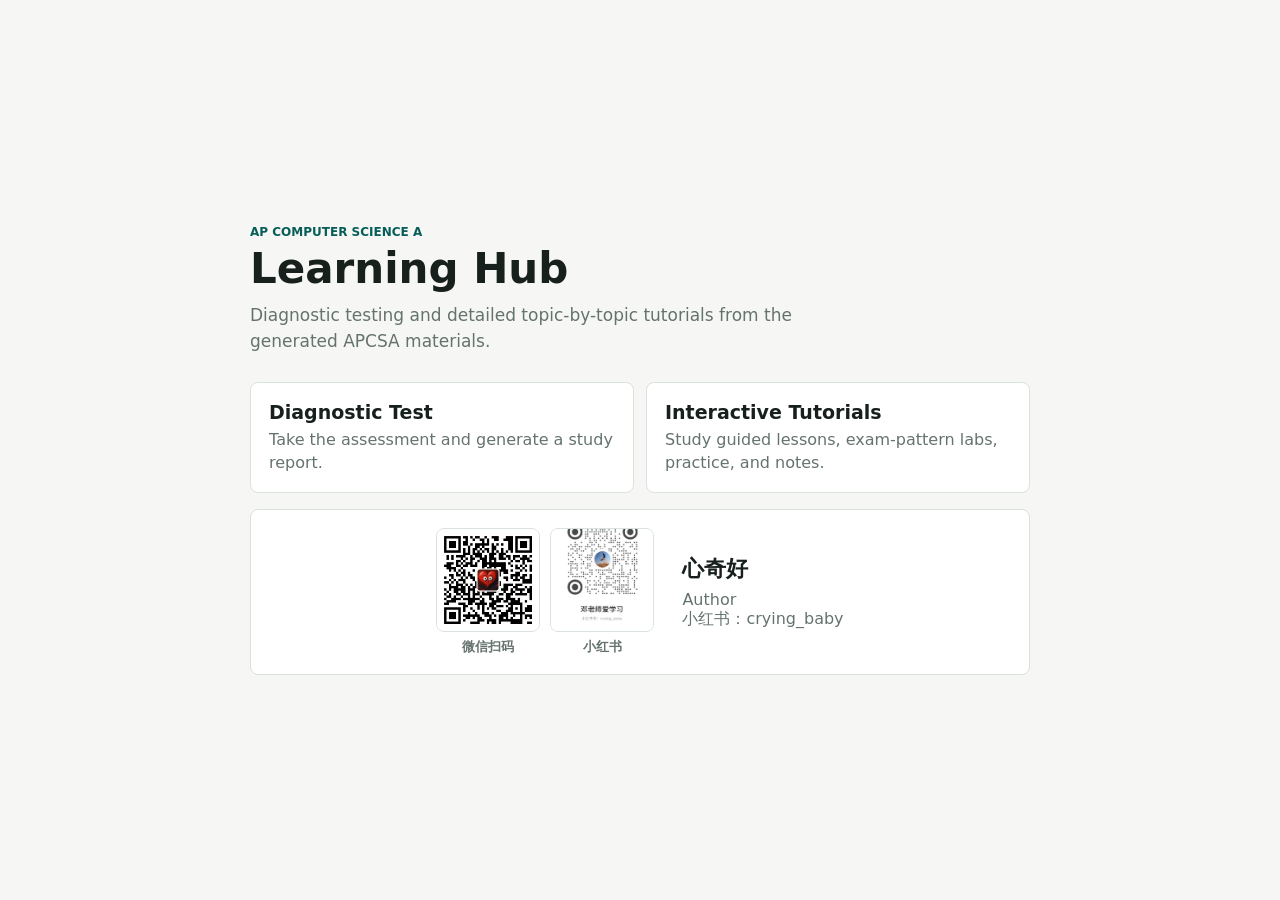
<file: docs/index.html>
<!doctype html>
<html lang="en">
  <head>
    <meta charset="utf-8">
    <meta name="viewport" content="width=device-width, initial-scale=1">
    <title>AP CSA Learning Hub</title>
    <style>
      :root {
        color-scheme: light;
        --bg: #f6f7f4;
        --surface: #ffffff;
        --ink: #17201c;
        --muted: #65736d;
        --line: #d9e2dc;
        --accent: #0d766f;
        --accent-strong: #075d58;
        font-family: Inter, ui-sans-serif, system-ui, -apple-system, BlinkMacSystemFont, "Segoe UI", sans-serif;
      }

      * {
        box-sizing: border-box;
      }

      body {
        min-height: 100vh;
        margin: 0;
        display: grid;
        place-items: center;
        padding: 24px;
        background: var(--bg);
        color: var(--ink);
      }

      main {
        width: min(780px, 100%);
      }

      p {
        margin: 0;
      }

      .eyebrow {
        margin-bottom: 8px;
        color: var(--accent-strong);
        font-size: 12px;
        font-weight: 800;
        letter-spacing: 0;
        text-transform: uppercase;
      }

      h1 {
        margin: 0 0 12px;
        font-size: 42px;
        line-height: 1.05;
        letter-spacing: 0;
      }

      .subtitle {
        max-width: 560px;
        color: var(--muted);
        font-size: 17px;
        line-height: 1.5;
      }

      .links {
        display: grid;
        grid-template-columns: repeat(2, minmax(0, 1fr));
        gap: 12px;
        margin-top: 28px;
      }

      .app-card {
        min-height: 92px;
        display: grid;
        align-content: center;
        gap: 6px;
        padding: 18px;
        border: 1px solid var(--line);
        border-radius: 8px;
        background: var(--surface);
        color: var(--ink);
        text-decoration: none;
      }

      .app-card:hover {
        border-color: var(--accent);
      }

      .app-card strong,
      .app-card span {
        display: block;
      }

      .app-card strong {
        font-size: 19px;
      }

      .app-card span {
        color: var(--muted);
        line-height: 1.4;
      }

      .contact-card {
        margin-top: 16px;
        display: grid;
        grid-template-columns: max-content max-content;
        gap: 28px;
        justify-content: center;
        align-items: center;
        padding: 18px;
        border: 1px solid var(--line);
        border-radius: 8px;
        background: var(--surface);
      }

      .qr-list {
        display: flex;
        flex-wrap: wrap;
        gap: 10px;
      }

      .qr-block {
        display: grid;
        gap: 6px;
        justify-items: center;
      }

      .qr-block img {
        width: 104px;
        aspect-ratio: 1;
        object-fit: cover;
        object-position: top center;
        border: 1px solid var(--line);
        border-radius: 8px;
      }

      .qr-block span {
        color: var(--muted);
        font-size: 13px;
        font-weight: 800;
      }

      .contact-card h2 {
        margin: 0 0 6px;
        font-size: 22px;
        letter-spacing: 0;
      }

      .contact-card p {
        margin: 0;
        color: var(--muted);
      }

      .contact-card a {
        display: inline-block;
        margin-top: 10px;
        color: var(--accent);
        font-weight: 800;
        text-decoration: none;
        overflow-wrap: anywhere;
      }

      @media (max-width: 640px) {
        h1 {
          font-size: 34px;
        }

        .links {
          grid-template-columns: 1fr;
        }

        .contact-card {
          grid-template-columns: 1fr;
          justify-items: center;
          text-align: center;
        }

        .qr-list {
          justify-content: center;
        }
      }
    </style>
  </head>
  <body>
    <main>
      <p class="eyebrow">AP Computer Science A</p>
      <h1>Learning Hub</h1>
      <p class="subtitle">Diagnostic testing and detailed topic-by-topic tutorials from the generated APCSA materials.</p>

      <div class="links">
        <a class="app-card" href="Generated_Materials/Web_App/index.html">
          <strong>Diagnostic Test</strong>
          <span>Take the assessment and generate a study report.</span>
        </a>
        <a class="app-card" href="Generated_Materials/Tutorial_Web_App/index.html">
          <strong>Interactive Tutorials</strong>
          <span>Study guided lessons, exam-pattern labs, practice, and notes.</span>
        </a>
      </div>

      <section class="contact-card" aria-label="Contact">
        <div class="qr-list" aria-label="Contact QR codes">
          <div class="qr-block">
            <img src="Generated_Materials/QRCode.jpg" alt="WeChat QR code for 心奇好">
            <span>微信扫码</span>
          </div>
          <div class="qr-block">
            <img src="Generated_Materials/XiaohongshuQR.jpg" alt="Xiaohongshu QR code for 心奇好">
            <span>小红书</span>
          </div>
        </div>
        <div>
          <h2>心奇好</h2>
          <p>Author</p>
          <p>小红书：crying_baby</p>
        </div>
      </section>
    </main>
  </body>
</html>
</file>
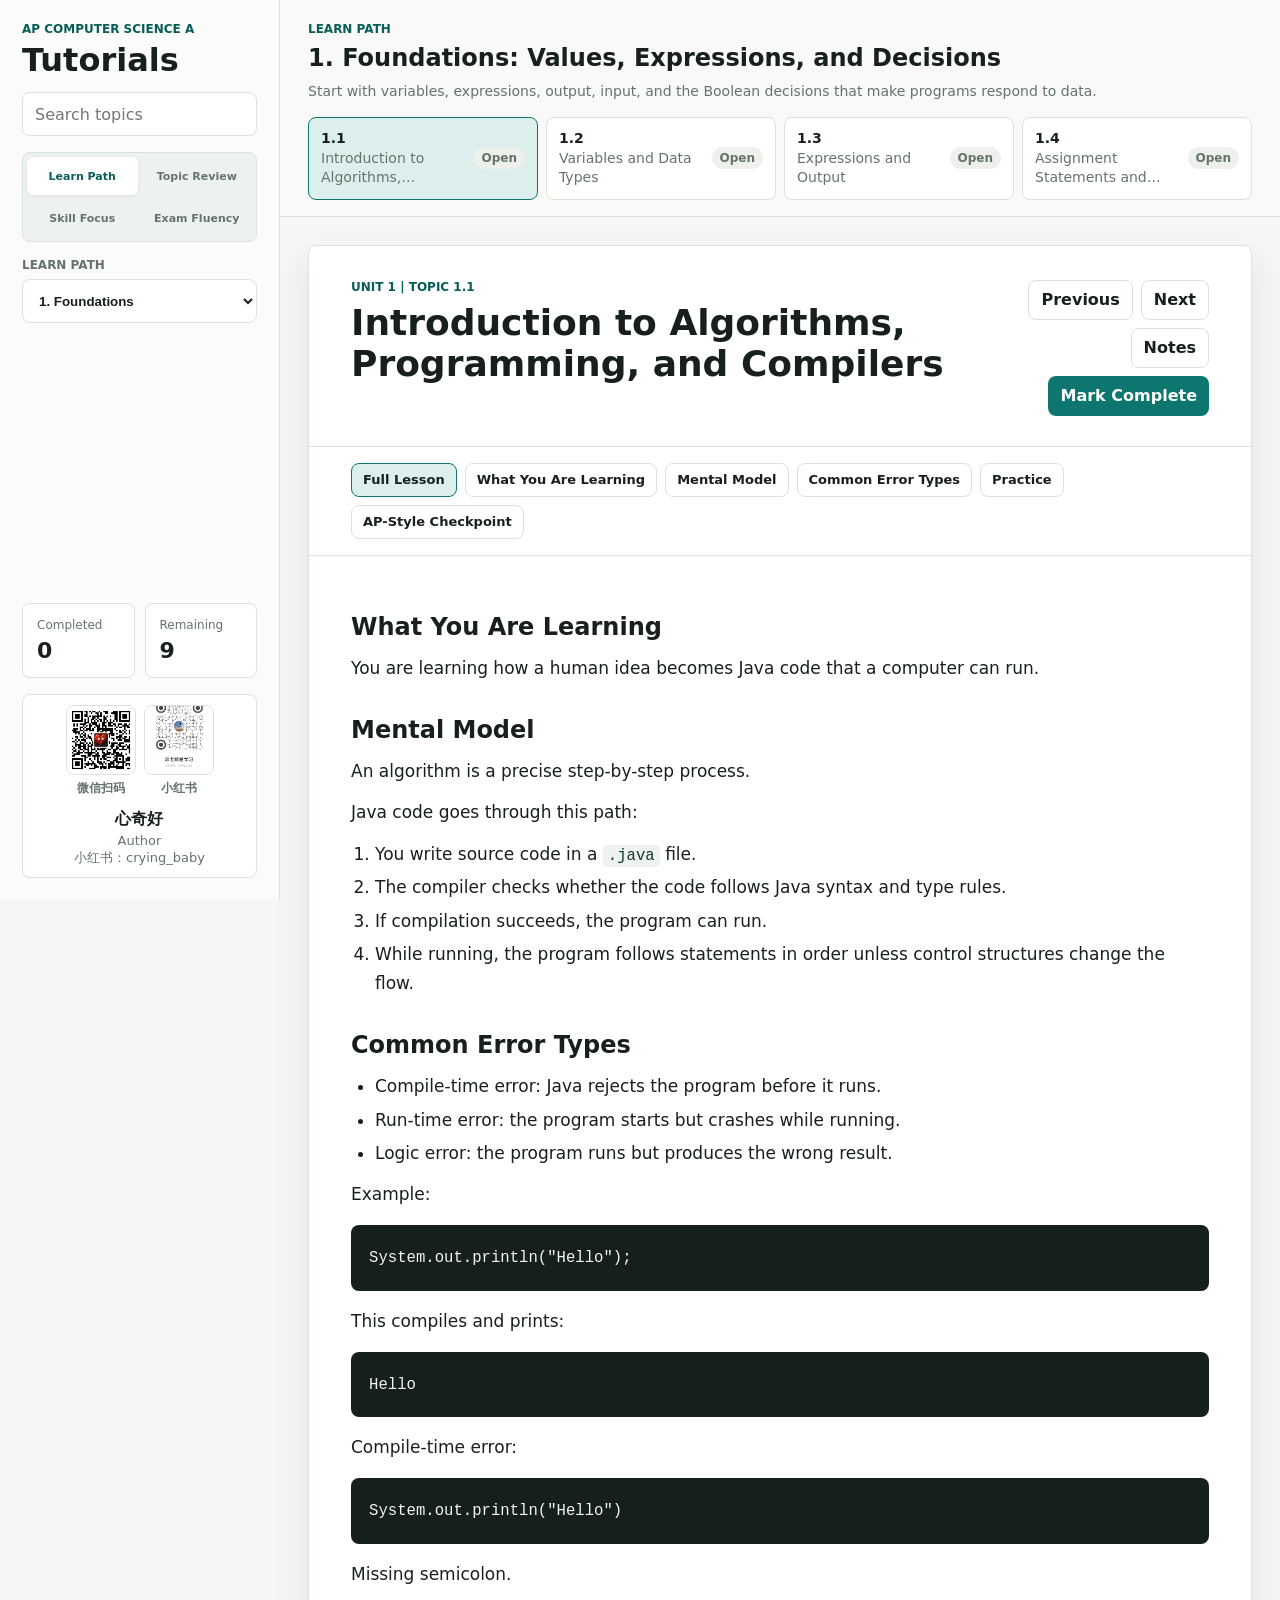
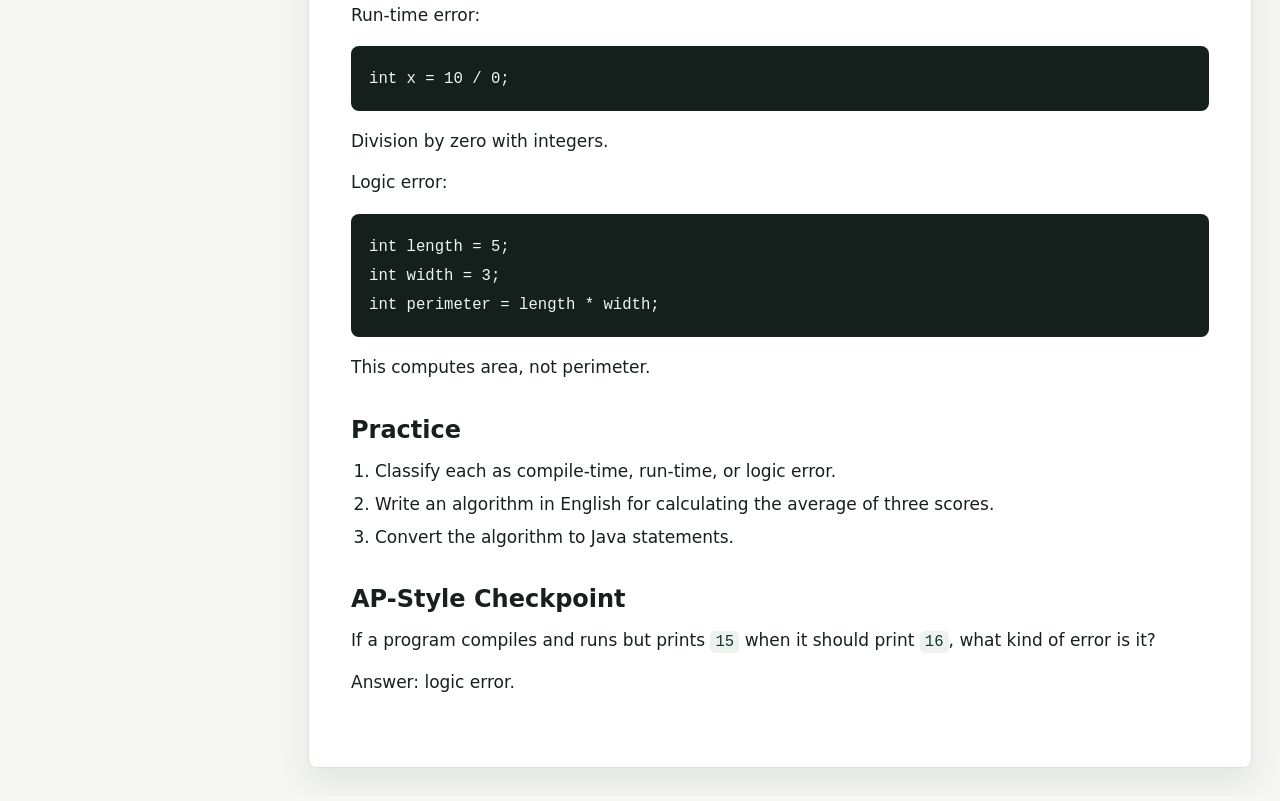
<file: docs/Generated_Materials/Tutorial_Web_App/index.html>
<!doctype html>
<html lang="en">
  <head>
    <meta charset="utf-8">
    <meta name="viewport" content="width=device-width, initial-scale=1">
    <title>AP CSA Tutorials</title>
    <link rel="stylesheet" href="styles.css">
    <style>
      .contact-card {
        grid-template-columns: 1fr;
        justify-items: center;
        text-align: center;
      }

      .qr-list {
        justify-content: center;
      }

      .qr-block img {
        object-position: top center;
      }
    </style>
  </head>
  <body>
    <div class="app-shell">
      <aside class="side-panel" aria-label="Tutorial navigation">
        <header class="brand">
          <p class="eyebrow">AP Computer Science A</p>
          <h1>Tutorials</h1>
        </header>

        <label class="search-box">
          <span class="visually-hidden">Search tutorials</span>
          <input id="searchInput" type="search" autocomplete="off" placeholder="Search topics">
        </label>

        <div class="mode-tabs" id="modeTabs" aria-label="Tutorial mode"></div>

        <nav class="unit-nav" id="unitNav" aria-label="Units"></nav>

        <section class="progress-panel" aria-label="Progress">
          <div>
            <span class="label">Completed</span>
            <strong id="completeCount">0</strong>
          </div>
          <div>
            <span class="label">Remaining</span>
            <strong id="remainingCount">0</strong>
          </div>
        </section>

        <section class="contact-card" aria-label="Contact">
          <div class="qr-list" aria-label="Contact QR codes">
            <div class="qr-block">
              <img src="../QRCode.jpg" alt="WeChat QR code for 心奇好">
              <span>微信扫码</span>
            </div>
            <div class="qr-block">
              <img src="../XiaohongshuQR.jpg" alt="Xiaohongshu QR code for 心奇好">
              <span>小红书</span>
            </div>
          </div>
          <div>
            <h2>心奇好</h2>
            <p>Author</p>
            <p>小红书：crying_baby</p>
          </div>
        </section>
      </aside>

      <main class="workspace">
        <section class="topic-rail" aria-label="Topics">
          <div class="topic-rail-head">
            <p class="eyebrow" id="activeUnitLabel">Unit</p>
            <h2 id="activeUnitTitle">Topics</h2>
            <p class="context-description" id="activeContextDescription"></p>
          </div>
          <div class="topic-list" id="topicList"></div>
        </section>

        <section class="lesson-stage">
          <article class="lesson-panel" aria-labelledby="lessonTitle">
            <header class="lesson-head">
              <div>
                <p class="eyebrow" id="lessonMeta">Topic</p>
                <h2 id="lessonTitle"></h2>
              </div>
              <div class="lesson-actions">
                <button class="ghost-btn" id="prevBtn" type="button">Previous</button>
                <button class="ghost-btn" id="nextBtn" type="button">Next</button>
                <button class="ghost-btn" id="notesToggleBtn" type="button" aria-expanded="false" aria-controls="notesDrawer">Notes</button>
                <button class="primary-btn" id="completeBtn" type="button" aria-pressed="false">Mark Complete</button>
              </div>
            </header>

            <div class="section-tabs" id="sectionTabs" aria-label="Lesson sections"></div>
            <section class="notes-drawer" id="notesDrawer" aria-label="Notes">
              <div class="notes-head">
                <h2>Notes</h2>
                <button class="ghost-btn small-btn" id="notesCloseBtn" type="button">Close</button>
              </div>
              <textarea id="notesArea" rows="8" spellcheck="true" placeholder="Your notes for this topic"></textarea>
            </section>
            <div class="lesson-content" id="lessonContent"></div>
          </article>
        </section>
      </main>
    </div>

    <script src="tutorial-data.js"></script>
    <script src="app.js"></script>
  </body>
</html>
</file>
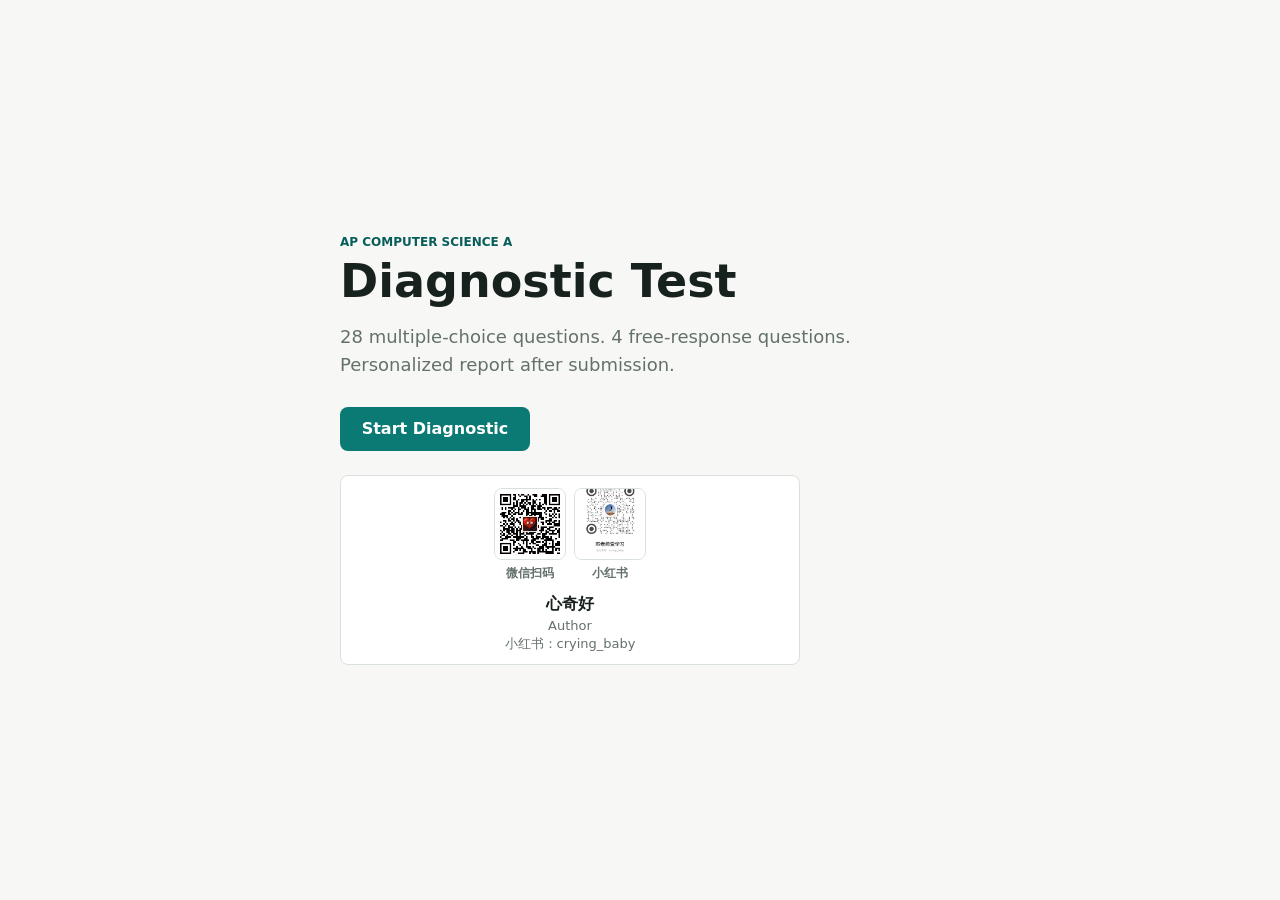
<file: docs/Generated_Materials/Web_App/index.html>
<!doctype html>
<html lang="en">
  <head>
    <meta charset="utf-8">
    <meta name="viewport" content="width=device-width, initial-scale=1">
    <title>AP CSA Diagnostic</title>
    <link rel="stylesheet" href="styles.css">
    <style>
      .contact-card {
        grid-template-columns: 1fr;
        justify-items: center;
        text-align: center;
      }

      .qr-list {
        justify-content: center;
      }

      .qr-block img {
        object-position: top center;
      }
    </style>
  </head>
  <body>
    <section class="intro-screen" id="introPanel" aria-label="Diagnostic start">
      <div class="intro-content">
        <p class="eyebrow">AP Computer Science A</p>
        <h1>Diagnostic Test</h1>
        <p class="intro-copy">28 multiple-choice questions. 4 free-response questions. Personalized report after submission.</p>
        <button class="primary-btn start-btn" id="startBtn" type="button">Start Diagnostic</button>
        <section class="contact-card intro-contact" aria-label="Contact">
          <div class="qr-list" aria-label="Contact QR codes">
            <div class="qr-block">
              <img src="../QRCode.jpg" alt="WeChat QR code for 心奇好">
              <span>微信扫码</span>
            </div>
            <div class="qr-block">
              <img src="../XiaohongshuQR.jpg" alt="Xiaohongshu QR code for 心奇好">
              <span>小红书</span>
            </div>
          </div>
          <div>
            <h2>心奇好</h2>
            <p>Author</p>
            <p>小红书：crying_baby</p>
          </div>
        </section>
      </div>
    </section>

    <div class="app-shell hidden" id="appShell">
      <aside class="sidebar" aria-label="Test navigation">
        <div class="brand-block">
          <p class="eyebrow">AP Computer Science A</p>
          <h1>Diagnostic</h1>
          <p class="scoreline"><span id="answeredCount">0</span>/<span id="questionCount">32</span> answered</p>
        </div>

        <div class="status-panel">
          <div>
            <span class="label">Score</span>
            <strong id="liveScore">Hidden</strong>
          </div>
          <div>
            <span class="label">Timer</span>
            <strong id="timer">00:00</strong>
          </div>
        </div>

        <nav class="unit-nav" id="unitNav"></nav>

        <div class="sidebar-actions">
          <button class="primary-btn" id="submitBtn" type="button">Generate Report</button>
          <button class="ghost-btn" id="resetBtn" type="button">Reset</button>
        </div>

        <section class="contact-card sidebar-contact" aria-label="Contact">
          <div class="qr-list" aria-label="Contact QR codes">
            <div class="qr-block">
              <img src="../QRCode.jpg" alt="WeChat QR code for 心奇好">
              <span>微信扫码</span>
            </div>
            <div class="qr-block">
              <img src="../XiaohongshuQR.jpg" alt="Xiaohongshu QR code for 心奇好">
              <span>小红书</span>
            </div>
          </div>
          <div>
            <h2>心奇好</h2>
            <p>Author</p>
            <p>小红书：crying_baby</p>
          </div>
        </section>
      </aside>

      <main class="content">
        <section class="toolbar" aria-label="Test controls">
          <div class="toolbar-tabs" id="sectionTabs"></div>
          <div class="toolbar-actions">
            <button class="ghost-btn small" id="saveBtn" type="button">Save</button>
            <button class="ghost-btn small" id="printBtn" type="button">Print</button>
          </div>
        </section>

        <section id="testPanel" class="panel active" aria-label="Diagnostic test">
          <div class="section-heading">
            <div>
              <p class="eyebrow">Section I</p>
              <h2>Multiple Choice</h2>
            </div>
            <span class="pill">56 points</span>
          </div>
          <div id="mcqList" class="question-list"></div>

          <div class="section-heading frq-heading">
            <div>
              <p class="eyebrow">Section II</p>
              <h2>Free Response</h2>
            </div>
            <span class="pill">44 points</span>
          </div>
          <div id="frqList" class="question-list"></div>
        </section>

        <section id="reportPanel" class="panel" aria-live="polite">
          <div class="section-heading">
            <div>
              <p class="eyebrow">Result</p>
              <h2>Report and Study Plan</h2>
            </div>
            <button class="primary-btn" id="backToTestBtn" type="button">Back to Test</button>
          </div>
          <div id="reportContent"></div>
        </section>
      </main>
    </div>

    <script src="app.js"></script>
  </body>
</html>
</file>
<file: docs/Generated_Materials/Tutorial_Web_App/styles.css>
:root {
  color-scheme: light;
  --bg: #f6f7f4;
  --surface: #ffffff;
  --surface-soft: #edf4ef;
  --surface-warm: #fff4df;
  --ink: #17201c;
  --muted: #65736d;
  --line: #d9e2dc;
  --accent: #0d766f;
  --accent-strong: #075d58;
  --accent-soft: #dcefed;
  --ruby: #a33b55;
  --ruby-soft: #f8e4ea;
  --gold: #9d6b16;
  --gold-soft: #fff1cf;
  --code-bg: #15201d;
  --code-ink: #edf7f1;
  --shadow: 0 14px 36px rgba(25, 35, 31, 0.09);
  font-family: Inter, ui-sans-serif, system-ui, -apple-system, BlinkMacSystemFont, "Segoe UI", sans-serif;
}

* {
  box-sizing: border-box;
}

html {
  scroll-behavior: smooth;
}

body {
  margin: 0;
  background: var(--bg);
  color: var(--ink);
}

button,
input,
textarea {
  font: inherit;
}

button {
  border: 0;
  cursor: pointer;
}

button:focus-visible,
input:focus-visible,
textarea:focus-visible {
  outline: 3px solid rgba(13, 118, 111, 0.25);
  outline-offset: 2px;
}

.visually-hidden {
  position: absolute;
  width: 1px;
  height: 1px;
  padding: 0;
  margin: -1px;
  overflow: hidden;
  clip: rect(0, 0, 0, 0);
  white-space: nowrap;
  border: 0;
}

.app-shell {
  min-height: 100vh;
  display: grid;
  grid-template-columns: 280px minmax(0, 1fr);
}

.side-panel {
  position: sticky;
  top: 0;
  height: 100vh;
  overflow-y: auto;
  padding: 22px;
  border-right: 1px solid var(--line);
  background: #fbfcfa;
  display: flex;
  flex-direction: column;
  gap: 16px;
}

.brand h1,
.topic-rail-head h2,
.lesson-head h2,
.notes-head h2 {
  margin: 0;
  letter-spacing: 0;
}

.brand h1 {
  font-size: 32px;
  line-height: 1;
}

.eyebrow {
  margin: 0 0 8px;
  color: var(--accent-strong);
  font-size: 12px;
  font-weight: 800;
  letter-spacing: 0;
  text-transform: uppercase;
}

.search-box input {
  width: 100%;
  min-height: 44px;
  padding: 10px 12px;
  border: 1px solid var(--line);
  border-radius: 8px;
  background: var(--surface);
  color: var(--ink);
}

.mode-tabs {
  display: grid;
  grid-template-columns: repeat(2, minmax(0, 1fr));
  gap: 4px;
  padding: 4px;
  border: 1px solid var(--line);
  border-radius: 8px;
  background: #eef2ee;
}

.mode-tab {
  min-height: 38px;
  padding: 7px 5px;
  border-radius: 6px;
  background: transparent;
  color: var(--muted);
  font-size: 11px;
  font-weight: 900;
  white-space: nowrap;
}

.mode-tab.active {
  background: var(--surface);
  color: var(--accent-strong);
  box-shadow: 0 1px 4px rgba(25, 35, 31, 0.08);
}

.unit-nav {
  display: grid;
  gap: 8px;
  min-height: 0;
  max-height: 42vh;
  overflow: auto;
  padding-right: 2px;
}

.picker-nav {
  display: block;
  max-height: none;
  overflow: visible;
  padding-right: 0;
}

.unit-btn,
.topic-btn,
.section-tab,
.primary-btn,
.ghost-btn {
  border-radius: 8px;
}

.unit-btn,
.topic-btn {
  width: 100%;
  border: 1px solid var(--line);
  background: var(--surface);
  color: var(--ink);
  text-align: left;
}

.unit-btn {
  min-height: 46px;
  display: grid;
  grid-template-columns: 1fr auto;
  align-items: center;
  gap: 10px;
  padding: 10px 12px;
  font-weight: 800;
}

.unit-btn.active,
.topic-btn.active,
.section-tab.active {
  border-color: var(--accent);
  background: var(--accent-soft);
}

.unit-count,
.topic-status {
  min-width: 36px;
  padding: 4px 8px;
  border-radius: 999px;
  background: #eef0eb;
  color: var(--muted);
  font-size: 12px;
  font-weight: 800;
  text-align: center;
}

.topic-status.done {
  background: var(--accent);
  color: #ffffff;
}

.progress-panel {
  margin-top: auto;
  display: grid;
  grid-template-columns: 1fr 1fr;
  gap: 10px;
}

.progress-panel > div {
  min-width: 0;
  padding: 14px;
  border: 1px solid var(--line);
  border-radius: 8px;
  background: var(--surface);
}

.label {
  display: block;
  margin-bottom: 6px;
  color: var(--muted);
  font-size: 12px;
}

.progress-panel strong {
  font-size: 22px;
}

.context-picker {
  display: grid;
  gap: 7px;
}

.context-picker span {
  color: var(--muted);
  font-size: 12px;
  font-weight: 800;
  text-transform: uppercase;
}

.context-picker select {
  width: 100%;
  min-height: 44px;
  padding: 9px 38px 9px 12px;
  border: 1px solid var(--line);
  border-radius: 8px;
  background: var(--surface);
  color: var(--ink);
  font-weight: 800;
}

.contact-card {
  display: grid;
  grid-template-columns: 1fr;
  gap: 12px;
  justify-items: center;
  align-items: center;
  padding: 10px;
  text-align: center;
  border: 1px solid var(--line);
  border-radius: 8px;
  background: var(--surface);
}

.qr-list {
  display: flex;
  flex-wrap: wrap;
  gap: 8px;
  justify-content: center;
}

.qr-block {
  display: grid;
  gap: 5px;
  justify-items: center;
}

.qr-block img {
  width: 70px;
  aspect-ratio: 1;
  object-fit: cover;
  object-position: top center;
  border: 1px solid var(--line);
  border-radius: 8px;
}

.qr-block span {
  color: var(--muted);
  font-size: 12px;
  font-weight: 800;
}

.contact-card h2 {
  margin: 0 0 4px;
  font-size: 16px;
  line-height: 1.2;
  letter-spacing: 0;
}

.contact-card p {
  margin: 0;
  color: var(--muted);
  font-size: 13px;
  line-height: 1.35;
}

.contact-card a {
  display: inline-block;
  margin-top: 6px;
  color: var(--accent);
  font-size: 13px;
  font-weight: 800;
  text-decoration: none;
  overflow-wrap: anywhere;
}

.workspace {
  min-width: 0;
  display: block;
}

.topic-rail {
  min-height: 0;
  display: block;
  padding: 22px 28px 0;
  border-right: 0;
  border-bottom: 1px solid var(--line);
  background: #f9faf7;
}

.topic-rail-head {
  margin-bottom: 14px;
}

.topic-rail-head h2 {
  font-size: 24px;
  line-height: 1.2;
}

.context-description {
  margin: 8px 0 0;
  color: var(--muted);
  font-size: 14px;
  line-height: 1.45;
  max-width: 860px;
}

.topic-list {
  display: flex;
  gap: 8px;
  min-height: 0;
  overflow-x: auto;
  overflow-y: hidden;
  padding: 2px 2px 16px;
  scroll-snap-type: x proximity;
}

.topic-btn {
  flex: 0 0 230px;
  min-height: 68px;
  display: grid;
  grid-template-columns: minmax(0, 1fr) auto;
  align-items: center;
  gap: 10px;
  padding: 12px;
  scroll-snap-align: start;
}

.topic-title {
  min-width: 0;
}

.topic-title strong,
.topic-title span {
  display: block;
}

.topic-title strong {
  margin-bottom: 3px;
  font-size: 14px;
}

.topic-title span {
  color: var(--muted);
  display: -webkit-box;
  overflow: hidden;
  -webkit-box-orient: vertical;
  -webkit-line-clamp: 2;
  font-size: 14px;
  line-height: 1.35;
  overflow-wrap: anywhere;
}

.lesson-stage {
  min-width: 0;
  padding: 28px;
}

.lesson-panel {
  border: 1px solid var(--line);
  border-radius: 8px;
  background: var(--surface);
  box-shadow: var(--shadow);
}

.lesson-panel {
  min-width: 0;
  max-width: 1100px;
  margin: 0 auto;
  overflow: hidden;
}

.lesson-head {
  display: flex;
  align-items: flex-start;
  justify-content: space-between;
  gap: 28px;
  padding: 34px 42px 30px;
  border-bottom: 1px solid var(--line);
}

.lesson-head h2 {
  font-size: 36px;
  line-height: 1.15;
}

.lesson-actions {
  display: flex;
  flex-wrap: wrap;
  justify-content: flex-end;
  min-width: 235px;
  gap: 8px;
}

.primary-btn,
.ghost-btn {
  min-height: 40px;
  padding: 9px 12px;
  font-weight: 800;
}

.primary-btn {
  background: var(--accent);
  color: #ffffff;
}

.primary-btn.is-complete {
  background: var(--ruby);
}

.ghost-btn.active {
  border-color: var(--accent);
  background: var(--accent-soft);
  color: var(--accent-strong);
}

.ghost-btn {
  border: 1px solid var(--line);
  background: var(--surface);
  color: var(--ink);
}

.primary-btn:hover {
  background: var(--accent-strong);
}

.primary-btn.is-complete:hover {
  background: #842c43;
}

.ghost-btn:hover,
.unit-btn:hover,
.topic-btn:hover,
.section-tab:hover {
  background: var(--surface-soft);
}

.section-tabs {
  display: flex;
  flex-wrap: wrap;
  gap: 8px;
  overflow-x: visible;
  padding: 16px 42px;
  border-bottom: 1px solid var(--line);
}

.section-tab {
  flex: 0 0 auto;
  min-height: 34px;
  padding: 7px 11px;
  border: 1px solid var(--line);
  background: var(--surface);
  color: var(--ink);
  font-size: 13px;
  font-weight: 800;
}

.notes-drawer {
  display: none;
  padding: 18px 42px;
  border-bottom: 1px solid var(--line);
  background: #fbfcfa;
}

.notes-drawer.active {
  display: block;
}

.notes-head {
  display: flex;
  align-items: center;
  justify-content: space-between;
  gap: 14px;
  margin-bottom: 12px;
}

.notes-head h2 {
  font-size: 18px;
}

.small-btn {
  min-height: 34px;
  padding: 7px 10px;
  font-size: 13px;
}

.lesson-content {
  max-width: none;
  padding: 24px 42px 58px;
  font-size: 17px;
  line-height: 1.72;
}

.lesson-content h2,
.lesson-content h3 {
  margin: 32px 0 12px;
  font-size: 24px;
  line-height: 1.25;
}

.lesson-content h4,
.lesson-content h5,
.lesson-content h6 {
  margin: 22px 0 8px;
  font-size: 17px;
}

.lesson-content p {
  margin: 12px 0;
}

.lesson-content ul,
.lesson-content ol {
  margin: 12px 0;
  padding-left: 24px;
}

.lesson-content li + li {
  margin-top: 4px;
}

.lesson-content code {
  border-radius: 5px;
  padding: 2px 5px;
  background: #eef2ee;
  color: #16352f;
  font-family: ui-monospace, SFMono-Regular, Menlo, Consolas, "Liberation Mono", monospace;
  font-size: 0.92em;
}

.lesson-content pre {
  overflow-x: auto;
  margin: 16px 0;
  padding: 18px;
  border-radius: 8px;
  background: var(--code-bg);
  color: var(--code-ink);
}

.lesson-content pre code {
  padding: 0;
  background: transparent;
  color: inherit;
}

.lesson-content table {
  width: 100%;
  border-collapse: collapse;
  margin: 16px 0;
  font-size: 14px;
}

.lesson-content th,
.lesson-content td {
  padding: 9px 10px;
  border: 1px solid var(--line);
  text-align: left;
  vertical-align: top;
}

.lesson-content th {
  background: var(--surface-soft);
}

.empty-state {
  margin: 0;
  color: var(--muted);
  line-height: 1.45;
}

.answer-toggle {
  margin-top: 10px;
  border: 1px solid var(--line);
  border-radius: 8px;
  background: var(--gold-soft);
}

.answer-toggle summary {
  min-height: 38px;
  padding: 9px 11px;
  color: var(--gold);
  cursor: pointer;
  font-weight: 800;
}

.answer-toggle .answer-body {
  padding: 0 11px 12px;
}

textarea {
  width: 100%;
  min-height: 360px;
  resize: vertical;
  padding: 11px;
  border: 1px solid var(--line);
  border-radius: 8px;
  background: var(--surface);
  color: var(--ink);
  line-height: 1.45;
}

.no-results {
  margin: 10px 0;
  padding: 14px;
  border: 1px solid var(--line);
  border-radius: 8px;
  background: var(--surface-warm);
  color: var(--gold);
  font-weight: 800;
}

@media (max-width: 900px) {
  .app-shell {
    display: block;
  }

  .side-panel {
    position: static;
    height: auto;
    overflow: visible;
    border-right: 0;
    border-bottom: 1px solid var(--line);
  }

  .unit-nav {
    grid-template-columns: repeat(2, minmax(0, 1fr));
    max-height: none;
    padding-right: 0;
  }

  .topic-rail {
    min-height: auto;
  }

  .topic-rail {
    padding: 18px 22px 0;
  }

  .topic-btn {
    flex-basis: 220px;
  }

  .lesson-head {
    display: grid;
  }

  .lesson-actions {
    justify-content: flex-start;
    min-width: 0;
  }
}

@media (max-width: 640px) {
  .side-panel,
  .topic-rail,
  .lesson-stage {
    padding: 16px;
  }

  .unit-nav {
    grid-template-columns: 1fr;
  }

  .topic-rail {
    padding-bottom: 0;
  }

  .topic-btn {
    flex-basis: min(78vw, 260px);
  }

  .brand h1 {
    font-size: 30px;
  }

  .mode-tab {
    min-height: 40px;
    font-size: 13px;
  }

  .context-picker select {
    min-height: 46px;
  }

  .contact-card {
    grid-template-columns: 1fr;
  }

  .qr-block img {
    width: 58px;
  }

  .lesson-head {
    padding: 18px;
  }

  .lesson-head h2 {
    font-size: 24px;
  }

  .section-tabs {
    padding: 12px 18px;
    flex-wrap: nowrap;
    overflow-x: auto;
  }

  .notes-drawer {
    padding: 16px 18px;
  }

  .lesson-content {
    padding: 8px 18px 26px;
    font-size: 16px;
  }
}
</file>
<file: docs/Generated_Materials/Web_App/styles.css>
:root {
  color-scheme: light;
  --bg: #f7f8f5;
  --surface: #ffffff;
  --surface-soft: #eef5f1;
  --surface-warm: #fff7e8;
  --ink: #17211d;
  --muted: #64716b;
  --line: #d9e1dc;
  --accent: #0b7a75;
  --accent-strong: #085e5a;
  --accent-soft: #dcefed;
  --warn: #b76418;
  --warn-soft: #fff0da;
  --danger: #b83b3b;
  --danger-soft: #fde8e8;
  --good: #2e7d32;
  --good-soft: #e4f4e5;
  --focus: #2f7dd1;
  --shadow: 0 10px 30px rgba(32, 41, 37, 0.08);
  font-family: Inter, ui-sans-serif, system-ui, -apple-system, BlinkMacSystemFont, "Segoe UI", sans-serif;
}

* {
  box-sizing: border-box;
}

body {
  margin: 0;
  background: var(--bg);
  color: var(--ink);
}

button,
input,
textarea {
  font: inherit;
}

button {
  border: 0;
  cursor: pointer;
}

button:focus-visible,
input:focus-visible,
textarea:focus-visible {
  outline: 3px solid rgba(47, 125, 209, 0.35);
  outline-offset: 2px;
}

.hidden {
  display: none !important;
}

.intro-screen {
  min-height: 100vh;
  display: grid;
  place-items: center;
  padding: 28px;
}

.intro-content {
  width: min(620px, 100%);
  padding: 10px;
}

.intro-content h1 {
  margin: 0;
  font-size: 46px;
  line-height: 1.05;
  letter-spacing: 0;
}

.intro-copy {
  max-width: 520px;
  margin: 18px 0 28px;
  color: var(--muted);
  font-size: 18px;
  line-height: 1.55;
}

.start-btn {
  min-width: 190px;
}

.contact-card {
  display: grid;
  grid-template-columns: 1fr;
  gap: 12px;
  justify-items: center;
  align-items: center;
  text-align: center;
  border: 1px solid var(--line);
  border-radius: 8px;
  background: var(--surface);
}

.qr-list {
  display: flex;
  flex-wrap: wrap;
  gap: 8px;
  justify-content: center;
}

.qr-block {
  display: grid;
  gap: 5px;
  justify-items: center;
}

.qr-block img {
  width: 72px;
  aspect-ratio: 1;
  object-fit: cover;
  object-position: top center;
  border: 1px solid var(--line);
  border-radius: 8px;
}

.qr-block span {
  color: var(--muted);
  font-size: 12px;
  font-weight: 800;
}

.contact-card h2 {
  margin: 0 0 4px;
  font-size: 16px;
  line-height: 1.2;
  letter-spacing: 0;
}

.contact-card p {
  margin: 0;
  color: var(--muted);
  font-size: 13px;
  line-height: 1.35;
}

.contact-card a {
  display: inline-block;
  margin-top: 6px;
  color: var(--accent);
  font-size: 13px;
  font-weight: 800;
  text-decoration: none;
  overflow-wrap: anywhere;
}

.intro-contact {
  max-width: 460px;
  margin-top: 24px;
  padding: 12px;
}

.sidebar-contact {
  padding: 10px;
}

.app-shell {
  min-height: 100vh;
  display: grid;
  grid-template-columns: 300px minmax(0, 1fr);
}

.sidebar {
  position: sticky;
  top: 0;
  height: 100vh;
  padding: 24px;
  border-right: 1px solid var(--line);
  background: #fbfcfa;
  display: flex;
  flex-direction: column;
  gap: 20px;
}

.brand-block h1,
.section-heading h2 {
  margin: 0;
  letter-spacing: 0;
}

.brand-block h1 {
  font-size: 32px;
  line-height: 1;
}

.eyebrow {
  margin: 0 0 8px;
  color: var(--accent-strong);
  font-size: 12px;
  font-weight: 800;
  letter-spacing: 0;
  text-transform: uppercase;
}

.scoreline,
.label,
.question-meta,
.feedback,
.frq-meta,
.report-note {
  color: var(--muted);
}

.scoreline {
  margin: 12px 0 0;
  font-size: 14px;
}

.status-panel {
  display: grid;
  grid-template-columns: 1fr 1fr;
  gap: 10px;
}

.status-panel > div {
  min-width: 0;
  padding: 14px;
  border: 1px solid var(--line);
  border-radius: 8px;
  background: var(--surface);
}

.label {
  display: block;
  font-size: 12px;
  margin-bottom: 6px;
}

.status-panel strong {
  font-size: 20px;
}

.unit-nav {
  display: grid;
  gap: 8px;
}

.nav-btn {
  width: 100%;
  min-height: 44px;
  display: grid;
  grid-template-columns: 1fr auto;
  align-items: center;
  gap: 10px;
  padding: 10px 12px;
  border: 1px solid var(--line);
  border-radius: 8px;
  background: var(--surface);
  color: var(--ink);
  text-align: left;
}

.nav-btn.active {
  border-color: var(--accent);
  background: var(--accent-soft);
}

.nav-btn span:first-child {
  overflow-wrap: anywhere;
}

.nav-count {
  min-width: 42px;
  padding: 4px 8px;
  border-radius: 999px;
  background: #edf0ec;
  color: var(--muted);
  text-align: center;
  font-size: 12px;
  font-weight: 800;
}

.sidebar-actions {
  margin-top: auto;
  display: grid;
  gap: 10px;
}

.primary-btn,
.ghost-btn {
  min-height: 44px;
  border-radius: 8px;
  padding: 10px 14px;
  font-weight: 800;
}

.primary-btn {
  background: var(--accent);
  color: white;
}

.primary-btn:hover {
  background: var(--accent-strong);
}

.ghost-btn {
  border: 1px solid var(--line);
  background: var(--surface);
  color: var(--ink);
}

.ghost-btn:hover {
  background: var(--surface-soft);
}

.small {
  min-height: 36px;
  padding: 8px 12px;
  font-size: 14px;
}

.content {
  min-width: 0;
}

.toolbar {
  position: sticky;
  top: 0;
  z-index: 10;
  min-height: 70px;
  display: flex;
  align-items: center;
  justify-content: space-between;
  gap: 18px;
  padding: 16px 28px;
  border-bottom: 1px solid var(--line);
  background: rgba(247, 248, 245, 0.94);
  backdrop-filter: blur(14px);
}

.toolbar-tabs {
  display: flex;
  flex-wrap: wrap;
  gap: 8px;
}

.tab-btn {
  min-height: 38px;
  padding: 8px 12px;
  border: 1px solid var(--line);
  border-radius: 8px;
  background: var(--surface);
  color: var(--muted);
  font-weight: 800;
}

.tab-btn.active {
  background: var(--accent);
  border-color: var(--accent);
  color: white;
}

.toolbar-actions {
  display: flex;
  gap: 8px;
}

.panel {
  display: none;
  padding: 30px 28px 56px;
}

.panel.active {
  display: block;
}

.section-heading {
  max-width: 1160px;
  margin: 0 auto 18px;
  display: flex;
  align-items: center;
  justify-content: space-between;
  gap: 16px;
}

.section-heading h2 {
  font-size: 28px;
}

.pill {
  flex: 0 0 auto;
  padding: 7px 11px;
  border-radius: 999px;
  background: var(--surface-soft);
  color: var(--accent-strong);
  font-size: 13px;
  font-weight: 800;
}

.question-list {
  max-width: 1160px;
  margin: 0 auto;
  display: grid;
  gap: 14px;
}

.frq-heading {
  margin-top: 42px;
}

.question-card {
  border: 1px solid var(--line);
  border-radius: 8px;
  background: var(--surface);
  box-shadow: var(--shadow);
}

.question-card.flagged {
  border-color: #d88b36;
}

.question-header {
  display: flex;
  align-items: flex-start;
  justify-content: space-between;
  gap: 16px;
  padding: 18px 18px 0;
}

.question-title {
  display: flex;
  flex-wrap: wrap;
  align-items: center;
  gap: 8px;
}

.question-title h3 {
  margin: 0;
  font-size: 18px;
  letter-spacing: 0;
}

.tag {
  padding: 4px 8px;
  border-radius: 999px;
  background: var(--accent-soft);
  color: var(--accent-strong);
  font-size: 12px;
  font-weight: 800;
}

.question-meta {
  margin: 6px 0 0;
  font-size: 13px;
}

.flag-btn {
  flex: 0 0 auto;
  min-width: 44px;
  min-height: 38px;
  border: 1px solid var(--line);
  border-radius: 8px;
  background: var(--surface);
  color: var(--muted);
  font-weight: 900;
}

.flag-btn.active {
  color: var(--warn);
  border-color: #d88b36;
  background: var(--warn-soft);
}

.question-body {
  padding: 18px;
}

.prompt {
  margin: 0 0 14px;
  line-height: 1.55;
}

pre {
  margin: 12px 0;
  padding: 14px;
  overflow-x: auto;
  border: 1px solid #ccd5cf;
  border-radius: 8px;
  background: #101715;
  color: #edf7f3;
  line-height: 1.45;
  font-size: 13px;
}

code {
  font-family: "SFMono-Regular", Consolas, "Liberation Mono", monospace;
}

.choices {
  display: grid;
  gap: 8px;
  margin-top: 14px;
}

.choice {
  min-height: 46px;
  display: grid;
  grid-template-columns: 34px 1fr;
  align-items: start;
  gap: 10px;
  padding: 10px;
  border: 1px solid var(--line);
  border-radius: 8px;
  background: #fbfcfa;
  cursor: pointer;
}

.choice:hover {
  border-color: var(--accent);
}

.choice input {
  width: 18px;
  height: 18px;
  margin: 3px 0 0 4px;
  accent-color: var(--accent);
}

.choice.correct {
  border-color: var(--good);
  background: var(--good-soft);
}

.choice.incorrect {
  border-color: var(--danger);
  background: var(--danger-soft);
}

.feedback {
  display: none;
  margin-top: 12px;
  padding: 12px;
  border-radius: 8px;
  background: var(--surface-soft);
  font-size: 14px;
  line-height: 1.5;
}

.show-feedback .feedback {
  display: block;
}

.frq-meta {
  margin: 0 0 12px;
}

.frq-detail {
  padding: 14px;
  border: 1px solid var(--line);
  border-radius: 8px;
  background: var(--surface-warm);
  line-height: 1.55;
}

.frq-detail p {
  margin: 0 0 12px;
}

.frq-detail p:last-child {
  margin-bottom: 0;
}

.frq-response {
  width: 100%;
  min-height: 180px;
  resize: vertical;
  padding: 12px;
  border: 1px solid var(--line);
  border-radius: 8px;
  background: #fbfcfa;
  color: var(--ink);
  font-family: "SFMono-Regular", Consolas, "Liberation Mono", monospace;
  line-height: 1.45;
}

.auto-grade {
  margin-top: 14px;
  border: 1px solid var(--line);
  border-radius: 8px;
  background: #fbfcfa;
}

.auto-grade.visible {
  background: var(--surface-soft);
}

.auto-grade-head {
  display: flex;
  align-items: center;
  justify-content: space-between;
  gap: 12px;
  padding: 12px;
}

.auto-grade-head span {
  color: var(--muted);
  font-size: 13px;
}

.auto-checks {
  display: grid;
  gap: 8px;
  padding: 0 12px 12px;
}

.auto-check {
  display: grid;
  grid-template-columns: 64px 1fr auto;
  gap: 10px;
  align-items: start;
  padding: 10px;
  border: 1px solid var(--line);
  border-radius: 8px;
  background: var(--surface);
}

.auto-check.passed {
  border-color: rgba(46, 125, 50, 0.35);
}

.auto-check.missed {
  border-color: rgba(184, 59, 59, 0.35);
  background: var(--danger-soft);
}

.check-mark {
  font-size: 12px;
  font-weight: 900;
  color: var(--muted);
}

.auto-check.passed .check-mark {
  color: var(--good);
}

.auto-check.missed .check-mark {
  color: var(--danger);
}

.auto-check strong {
  white-space: nowrap;
}

.report-grid {
  max-width: 1160px;
  margin: 0 auto;
  display: grid;
  gap: 16px;
}

.summary-band {
  display: grid;
  grid-template-columns: 1fr 1fr 1fr;
  gap: 14px;
}

.metric,
.report-section,
.plan-item {
  border: 1px solid var(--line);
  border-radius: 8px;
  background: var(--surface);
  box-shadow: var(--shadow);
}

.metric {
  padding: 18px;
}

.metric span {
  color: var(--muted);
  font-size: 13px;
}

.metric strong {
  display: block;
  margin-top: 8px;
  font-size: 34px;
  line-height: 1;
}

.report-section {
  padding: 18px;
}

.report-section h3,
.plan-item h4 {
  margin: 0 0 12px;
}

.unit-score-list,
.topic-list,
.plan-list {
  display: grid;
  gap: 10px;
}

.unit-score {
  display: grid;
  grid-template-columns: minmax(160px, 1fr) minmax(160px, 2fr) auto;
  gap: 14px;
  align-items: center;
}

.bar-track {
  height: 12px;
  overflow: hidden;
  border-radius: 999px;
  background: #e8ede9;
}

.bar-fill {
  height: 100%;
  border-radius: inherit;
  background: var(--accent);
}

.bar-fill.low {
  background: var(--danger);
}

.bar-fill.mid {
  background: var(--warn);
}

.bar-fill.high {
  background: var(--good);
}

.topic-list {
  grid-template-columns: repeat(auto-fit, minmax(210px, 1fr));
}

.topic-chip {
  padding: 12px;
  border-radius: 8px;
  background: var(--warn-soft);
  color: #633409;
  font-weight: 800;
}

.plan-item {
  padding: 16px;
}

.plan-item p {
  margin: 0 0 10px;
  color: var(--muted);
  line-height: 1.55;
}

.plan-item ul {
  margin: 0;
  padding-left: 20px;
  line-height: 1.55;
}

.report-note {
  margin: 0;
  line-height: 1.55;
}

@media (max-width: 980px) {
  .app-shell {
    grid-template-columns: 1fr;
  }

  .sidebar {
    position: static;
    height: auto;
    border-right: 0;
    border-bottom: 1px solid var(--line);
  }

  .unit-nav {
    grid-template-columns: repeat(2, minmax(0, 1fr));
  }

  .sidebar-actions {
    margin-top: 0;
    grid-template-columns: 1fr 1fr;
  }

  .toolbar {
    top: 0;
    align-items: flex-start;
    flex-direction: column;
  }

  .summary-band {
    grid-template-columns: 1fr;
  }
}

@media (max-width: 640px) {
  .sidebar,
  .toolbar,
  .panel {
    padding-left: 16px;
    padding-right: 16px;
  }

  .unit-nav,
  .sidebar-actions {
    grid-template-columns: 1fr;
  }

  .section-heading,
  .question-header,
  .unit-score {
    align-items: stretch;
    flex-direction: column;
    display: flex;
  }

  .toolbar-actions {
    width: 100%;
  }

  .toolbar-actions button {
    flex: 1;
  }

  .choice {
    grid-template-columns: 28px 1fr;
  }

  .auto-grade-head,
  .auto-check {
    align-items: stretch;
    grid-template-columns: 1fr;
  }

  .auto-check strong {
    white-space: normal;
  }

  .intro-content h1 {
    font-size: 36px;
  }

  .intro-copy {
    font-size: 16px;
  }

  .contact-card {
    grid-template-columns: 1fr;
  }

  .qr-block img {
    width: 58px;
  }
}

@media print {
  .sidebar,
  .toolbar,
  .flag-btn,
  .sidebar-actions {
    display: none !important;
  }

  .app-shell {
    display: block;
  }

  .panel {
    display: block;
    padding: 0;
  }

  .question-card,
  .report-section,
  .metric,
  .plan-item {
    box-shadow: none;
    break-inside: avoid;
  }
}
</file>
